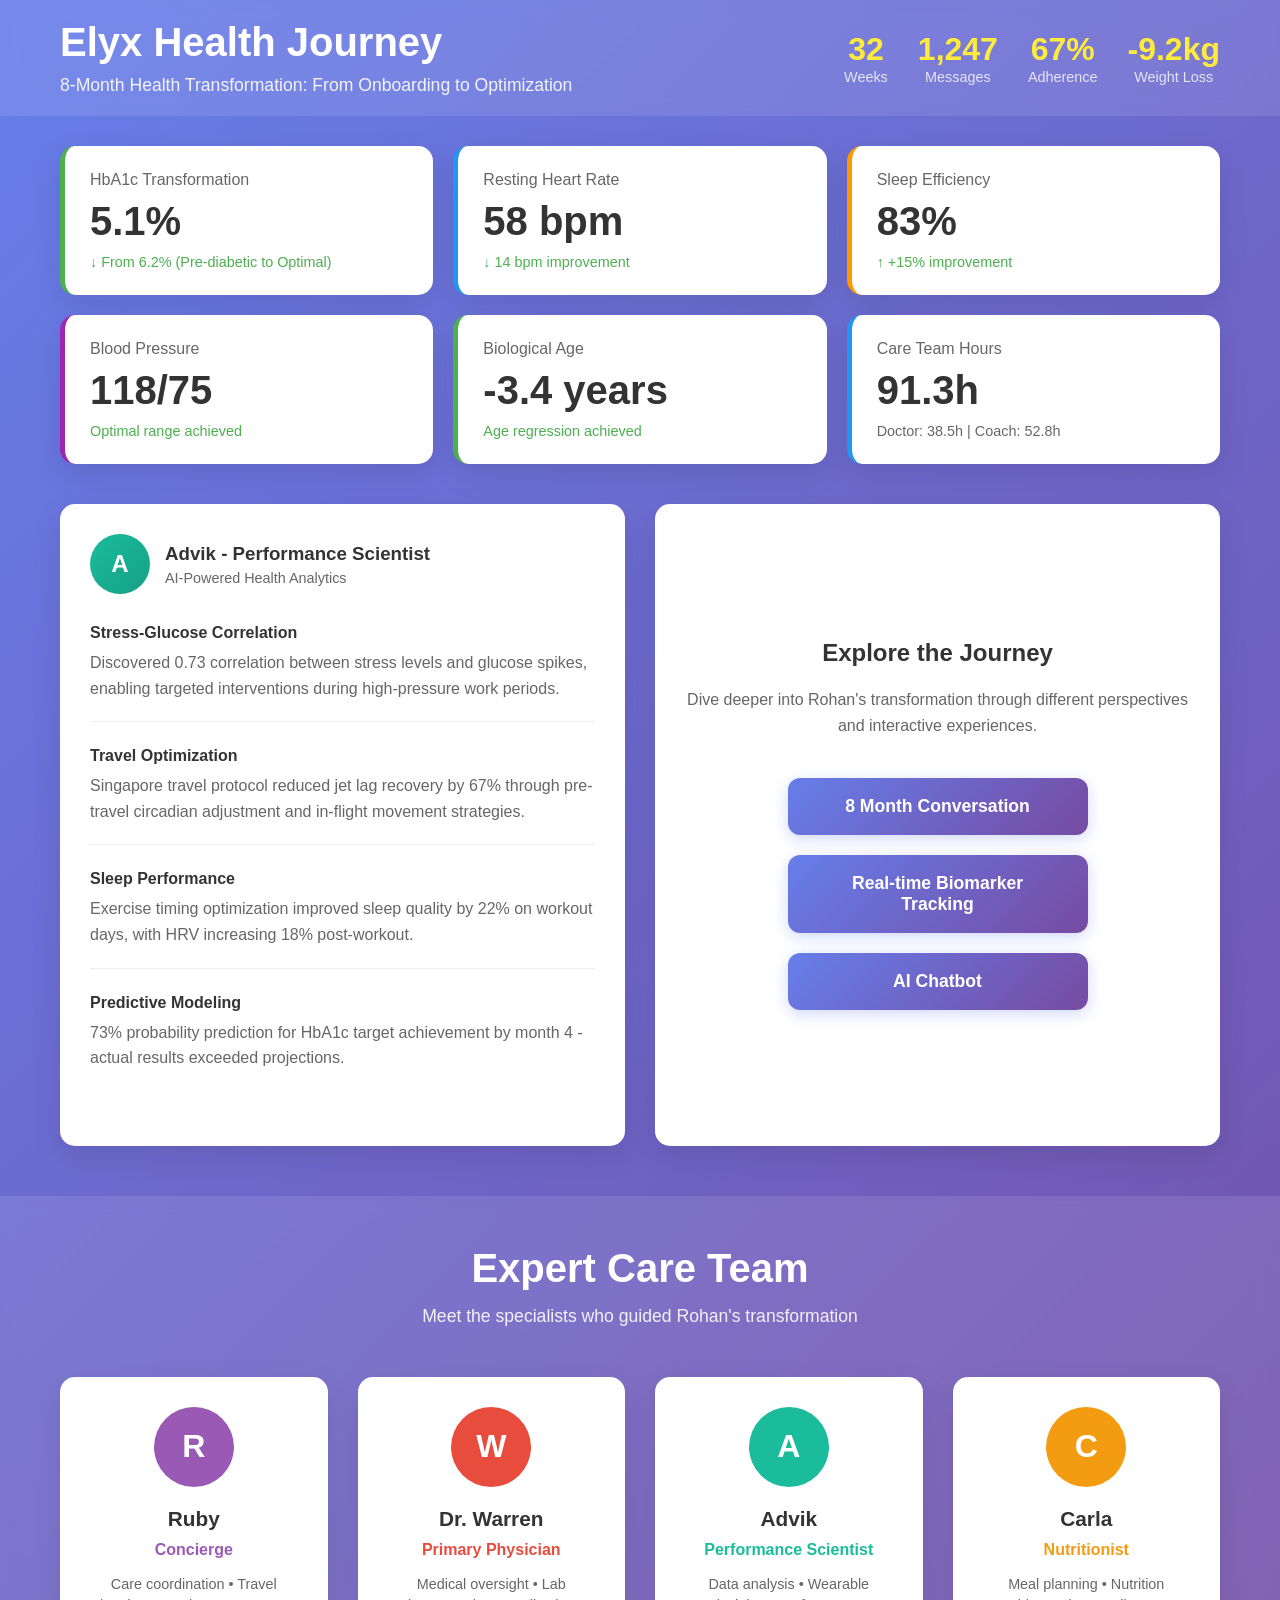
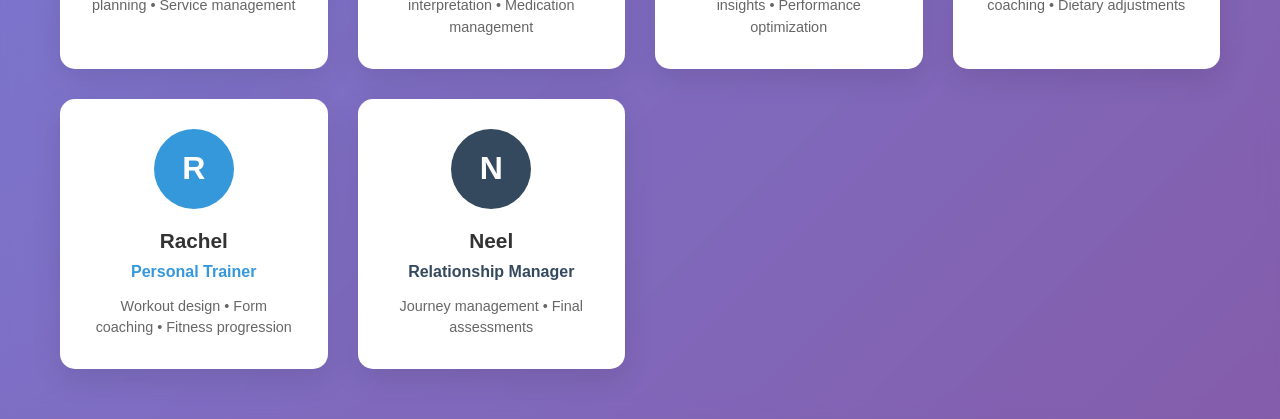
<file: button2.html>
<!DOCTYPE html>
<html lang="en">
<head>
    <meta charset="UTF-8">
    <meta name="viewport" content="width=device-width, initial-scale=1.0">
    <title>Elyx Health Journey - Rohan's Transformation</title>
    <style>
        * {
            margin: 0;
            padding: 0;
            box-sizing: border-box;
        }

        body {
            font-family: 'Segoe UI', Tahoma, Geneva, Verdana, sans-serif;
            background: linear-gradient(135deg, #667eea 0%, #764ba2 100%);
            min-height: 100vh;
        }

        /* Header Styles */
        header {
            background: rgba(255, 255, 255, 0.1);
            backdrop-filter: blur(10px);
            padding: 20px 0;
            color: white;
        }

        .container {
            max-width: 1200px;
            margin: 0 auto;
            padding: 0 20px;
        }

        .header-content {
            display: flex;
            justify-content: space-between;
            align-items: center;
            flex-wrap: wrap;
        }

        .logo-section h1 {
            font-size: 2.5rem;
            margin-bottom: 10px;
        }

        .logo-section p {
            opacity: 0.9;
            font-size: 1.1rem;
        }

        .journey-stats {
            display: flex;
            gap: 30px;
            flex-wrap: wrap;
        }

        .stat-item {
            text-align: center;
        }

        .stat-number {
            display: block;
            font-size: 2rem;
            font-weight: bold;
            color: #ffeb3b;
        }

        .stat-label {
            font-size: 0.9rem;
            opacity: 0.8;
        }

        /* Dashboard Styles */
        .dashboard {
            display: grid;
            grid-template-columns: repeat(auto-fit, minmax(300px, 1fr));
            gap: 20px;
            margin: 30px 0;
        }

        .metric-card {
            background: white;
            border-radius: 15px;
            padding: 25px;
            box-shadow: 0 10px 30px rgba(0, 0, 0, 0.1);
            transition: transform 0.3s ease;
        }

        .metric-card:hover {
            transform: translateY(-5px);
        }

        .metric-card.success { border-left: 5px solid #4caf50; }
        .metric-card.info { border-left: 5px solid #2196f3; }
        .metric-card.warning { border-left: 5px solid #ff9800; }
        .metric-card.primary { border-left: 5px solid #9c27b0; }

        .metric-title {
            font-size: 1rem;
            color: #666;
            margin-bottom: 10px;
        }

        .metric-value {
            font-size: 2.5rem;
            font-weight: bold;
            color: #333;
            margin-bottom: 10px;
        }

        .metric-change {
            font-size: 0.9rem;
            color: #666;
        }

        .change-positive {
            color: #4caf50;
        }

        /* AI Section Styles */
        .ai-section {
            display: grid;
            grid-template-columns: 1fr 1fr;
            gap: 30px;
            margin: 40px 0;
        }

        .insights-panel {
            background: white;
            border-radius: 15px;
            padding: 30px;
            box-shadow: 0 10px 30px rgba(0, 0, 0, 0.1);
        }

        .insights-header {
            display: flex;
            align-items: center;
            margin-bottom: 30px;
        }

        .ai-avatar {
            width: 60px;
            height: 60px;
            background: linear-gradient(135deg, #1abc9c, #16a085);
            border-radius: 50%;
            display: flex;
            align-items: center;
            justify-content: center;
            color: white;
            font-size: 1.5rem;
            font-weight: bold;
            margin-right: 15px;
        }

        .insights-header h3 {
            color: #333;
            margin-bottom: 5px;
        }

        .text-muted {
            color: #666;
            font-size: 0.9rem;
        }

        .insight-item {
            margin-bottom: 25px;
            padding-bottom: 20px;
            border-bottom: 1px solid #eee;
        }

        .insight-item:last-child {
            border-bottom: none;
        }

        .insight-title {
            font-weight: bold;
            color: #333;
            margin-bottom: 8px;
        }

        .insight-text {
            color: #666;
            line-height: 1.6;
        }

        /* Navigation Buttons Panel */
        .navigation-panel {
            background: white;
            border-radius: 15px;
            box-shadow: 0 10px 30px rgba(0, 0, 0, 0.1);
            display: flex;
            flex-direction: column;
            justify-content: center;
            align-items: center;
            padding: 50px 30px;
            text-align: center;
        }

        .navigation-panel h3 {
            color: #333;
            margin-bottom: 20px;
            font-size: 1.5rem;
        }

        .navigation-panel p {
            color: #666;
            margin-bottom: 40px;
            line-height: 1.6;
        }

        .nav-buttons {
            display: flex;
            flex-direction: column;
            gap: 20px;
            width: 100%;
            max-width: 300px;
        }

        .nav-btn {
            padding: 18px 30px;
            background: linear-gradient(135deg, #667eea, #764ba2);
            color: white;
            border: none;
            border-radius: 12px;
            cursor: pointer;
            font-size: 1.1rem;
            font-weight: 600;
            transition: all 0.3s ease;
            box-shadow: 0 4px 15px rgba(102, 126, 234, 0.3);
        }

        .nav-btn:hover {
            transform: translateY(-3px);
            box-shadow: 0 8px 25px rgba(102, 126, 234, 0.4);
        }

        .nav-btn:active {
            transform: translateY(-1px);
        }

        /* Team Section */
        .team-section {
            background: rgba(255, 255, 255, 0.1);
            backdrop-filter: blur(10px);
            padding: 50px 0;
            margin-top: 50px;
        }

        .section-header {
            text-align: center;
            margin-bottom: 50px;
            color: white;
        }

        .section-title {
            font-size: 2.5rem;
            margin-bottom: 15px;
        }

        .section-subtitle {
            font-size: 1.1rem;
            opacity: 0.9;
        }

        .team-grid {
            display: grid;
            grid-template-columns: repeat(auto-fit, minmax(250px, 1fr));
            gap: 30px;
        }

        .team-card {
            background: white;
            border-radius: 15px;
            padding: 30px;
            text-align: center;
            box-shadow: 0 10px 30px rgba(0, 0, 0, 0.1);
            transition: transform 0.3s ease;
        }

        .team-card:hover {
            transform: translateY(-5px);
        }

        .team-avatar {
            width: 80px;
            height: 80px;
            background: var(--member-color, #666);
            border-radius: 50%;
            display: flex;
            align-items: center;
            justify-content: center;
            color: white;
            font-size: 2rem;
            font-weight: bold;
            margin: 0 auto 20px;
        }

        .team-name {
            font-size: 1.3rem;
            font-weight: bold;
            color: #333;
            margin-bottom: 10px;
        }

        .team-role {
            font-size: 1rem;
            color: var(--member-color, #666);
            font-weight: 600;
            margin-bottom: 15px;
        }

        .team-responsibilities {
            font-size: 0.9rem;
            color: #666;
            line-height: 1.5;
        }

        @media (max-width: 768px) {
            .ai-section {
                grid-template-columns: 1fr;
            }
            
            .header-content {
                text-align: center;
            }
            
            .journey-stats {
                justify-content: center;
                margin-top: 20px;
            }
            
            .section-title {
                font-size: 2rem;
            }
            
            .logo-section h1 {
                font-size: 2rem;
            }

            .nav-btn {
                font-size: 1rem;
                padding: 15px 25px;
            }
        }
    </style>
</head>
<body>
    <!-- Header Section -->
    <header>
        <div class="container">
            <div class="header-content">
                <div class="logo-section">
                    <h1>Elyx Health Journey</h1>
                    <p>8-Month Health Transformation: From Onboarding to Optimization</p>
                </div>
                <div class="journey-stats">
                    <div class="stat-item">
                        <span class="stat-number">32</span>
                        <span class="stat-label">Weeks</span>
                    </div>
                    <div class="stat-item">
                        <span class="stat-number">1,247</span>
                        <span class="stat-label">Messages</span>
                    </div>
                    <div class="stat-item">
                        <span class="stat-number">67%</span>
                        <span class="stat-label">Adherence</span>
                    </div>
                    <div class="stat-item">
                        <span class="stat-number">-9.2kg</span>
                        <span class="stat-label">Weight Loss</span>
                    </div>
                </div>
            </div>
        </div>
    </header>

    <!-- Dashboard Section -->
    <div class="container">
        <section class="dashboard">
            <div class="metric-card success">
                <div class="metric-title">HbA1c Transformation</div>
                <div class="metric-value">5.1%</div>
                <div class="metric-change change-positive">
                    ↓ From 6.2% (Pre-diabetic to Optimal)
                </div>
            </div>

            <div class="metric-card info">
                <div class="metric-title">Resting Heart Rate</div>
                <div class="metric-value">58 bpm</div>
                <div class="metric-change change-positive">
                    ↓ 14 bpm improvement
                </div>
            </div>

            <div class="metric-card warning">
                <div class="metric-title">Sleep Efficiency</div>
                <div class="metric-value">83%</div>
                <div class="metric-change change-positive">
                    ↑ +15% improvement
                </div>
            </div>

            <div class="metric-card primary">
                <div class="metric-title">Blood Pressure</div>
                <div class="metric-value">118/75</div>
                <div class="metric-change change-positive">
                    Optimal range achieved
                </div>
            </div>

            <div class="metric-card success">
                <div class="metric-title">Biological Age</div>
                <div class="metric-value">-3.4 years</div>
                <div class="metric-change change-positive">
                    Age regression achieved
                </div>
            </div>

            <div class="metric-card info">
                <div class="metric-title">Care Team Hours</div>
                <div class="metric-value">91.3h</div>
                <div class="metric-change">
                    Doctor: 38.5h | Coach: 52.8h
                </div>
            </div>
        </section>
    </div>

    <!-- AI Insights and Navigation Section -->
    <div class="container">
        <section class="ai-section">
            <div class="insights-panel">
                <div class="insights-header">
                    <div class="ai-avatar">A</div>
                    <div>
                        <h3>Advik - Performance Scientist</h3>
                        <p class="text-muted">AI-Powered Health Analytics</p>
                    </div>
                </div>

                <div class="insight-item">
                    <div class="insight-title">Stress-Glucose Correlation</div>
                    <div class="insight-text">Discovered 0.73 correlation between stress levels and glucose spikes, enabling targeted interventions during high-pressure work periods.</div>
                </div>

                <div class="insight-item">
                    <div class="insight-title">Travel Optimization</div>
                    <div class="insight-text">Singapore travel protocol reduced jet lag recovery by 67% through pre-travel circadian adjustment and in-flight movement strategies.</div>
                </div>

                <div class="insight-item">
                    <div class="insight-title">Sleep Performance</div>
                    <div class="insight-text">Exercise timing optimization improved sleep quality by 22% on workout days, with HRV increasing 18% post-workout.</div>
                </div>

                <div class="insight-item">
                    <div class="insight-title">Predictive Modeling</div>
                    <div class="insight-text">73% probability prediction for HbA1c target achievement by month 4 - actual results exceeded projections.</div>
                </div>
            </div>

            <div class="navigation-panel">
                <h3>Explore the Journey</h3>
                <p>Dive deeper into Rohan's transformation through different perspectives and interactive experiences.</p>
                
                <div class="nav-buttons">
                    <button class="nav-btn" onclick="navigateTo('conversation')">8 Month Conversation</button>
                    <button class="nav-btn" onclick="navigateTo('tracking')">Real-time Biomarker Tracking</button>
                    <button class="nav-btn" onclick="navigateTo('chatbot')">AI Chatbot</button>
                </div>
            </div>
        </section>
    </div>

    <!-- Team Section -->
    <section class="team-section">
        <div class="container">
            <div class="section-header">
                <h2 class="section-title">Expert Care Team</h2>
                <p class="section-subtitle">Meet the specialists who guided Rohan's transformation</p>
            </div>

            <div class="team-grid">
                <div class="team-card" style="--member-color: #9b59b6;">
                    <div class="team-avatar">R</div>
                    <div class="team-name">Ruby</div>
                    <div class="team-role">Concierge</div>
                    <div class="team-responsibilities">Care coordination • Travel planning • Service management</div>
                </div>

                <div class="team-card" style="--member-color: #e74c3c;">
                    <div class="team-avatar">W</div>
                    <div class="team-name">Dr. Warren</div>
                    <div class="team-role">Primary Physician</div>
                    <div class="team-responsibilities">Medical oversight • Lab interpretation • Medication management</div>
                </div>

                <div class="team-card" style="--member-color: #1abc9c;">
                    <div class="team-avatar">A</div>
                    <div class="team-name">Advik</div>
                    <div class="team-role">Performance Scientist</div>
                    <div class="team-responsibilities">Data analysis • Wearable insights • Performance optimization</div>
                </div>

                <div class="team-card" style="--member-color: #f39c12;">
                    <div class="team-avatar">C</div>
                    <div class="team-name">Carla</div>
                    <div class="team-role">Nutritionist</div>
                    <div class="team-responsibilities">Meal planning • Nutrition coaching • Dietary adjustments</div>
                </div>

                <div class="team-card" style="--member-color: #3498db;">
                    <div class="team-avatar">R</div>
                    <div class="team-name">Rachel</div>
                    <div class="team-role">Personal Trainer</div>
                    <div class="team-responsibilities">Workout design • Form coaching • Fitness progression</div>
                </div>

                <div class="team-card" style="--member-color: #34495e;">
                    <div class="team-avatar">N</div>
                    <div class="team-name">Neel</div>
                    <div class="team-role">Relationship Manager</div>
                    <div class="team-responsibilities">Journey management • Final assessments</div>
                </div>
            </div>
        </div>
    </section>

    <script>
        function navigateTo(section) {
            switch(section) {
                case 'conversation':
                    window.open("elyx_journey_with_advik (1).html", "_blank");
                    break;
                case 'tracking':
                    window.open("index (1).html", "_blank");
                    break;
                case 'chatbot':
                    window.open("elyx_aichatbot.html", "_blank");
                    break;
                default:
                    console.log('Unknown navigation target');
            }
        }
    </script>
</body>
</html>
</file>
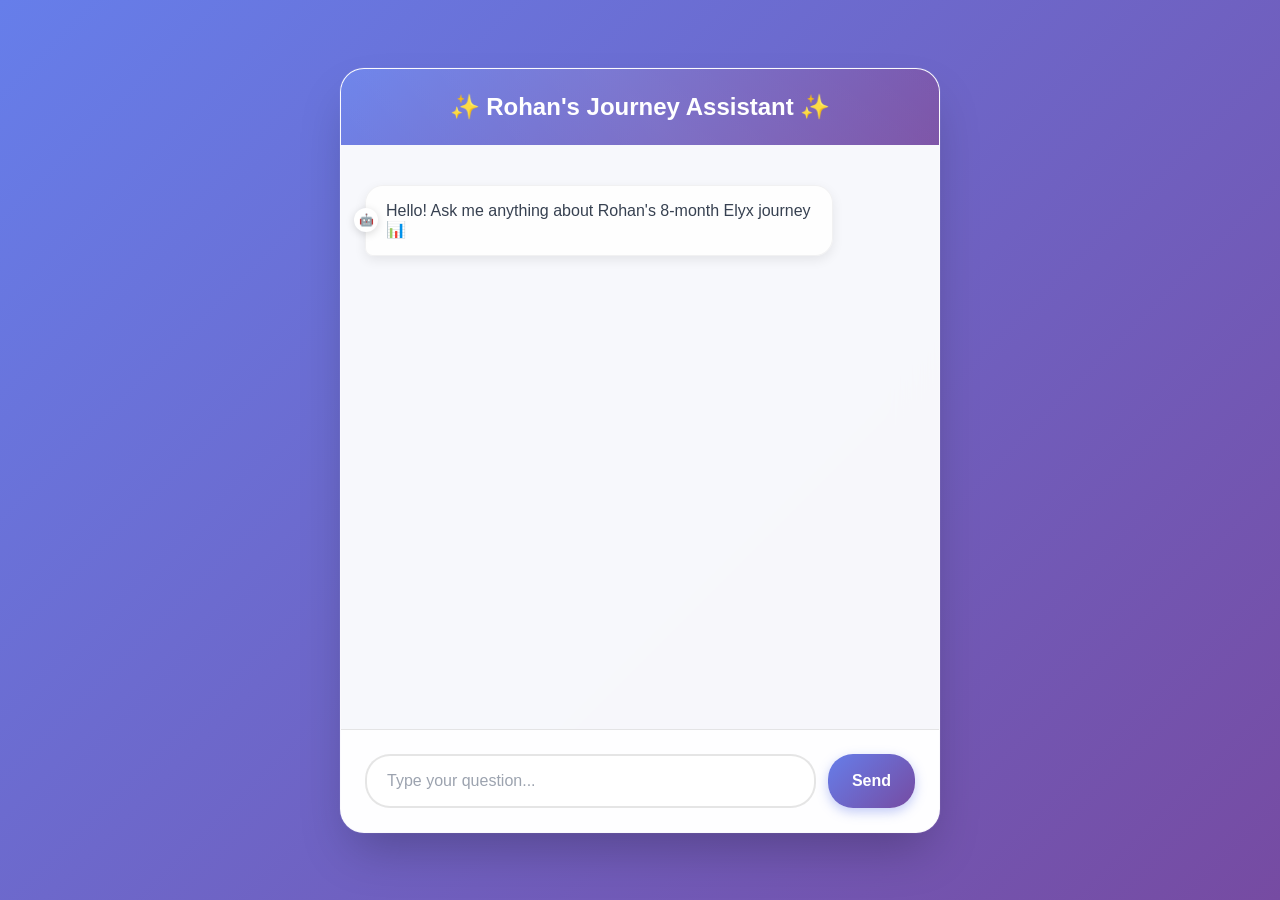
<file: elyx_aichatbot.html>
<!DOCTYPE html>
<html lang="en">
<head>
  <meta charset="UTF-8">
  <title>Rohan's Journey Chatbot (Path B)</title>
  <style>
    * {
      box-sizing: border-box;
    }
    
    body { 
      font-family: 'Inter', -apple-system, BlinkMacSystemFont, 'Segoe UI', Roboto, sans-serif;
      background: linear-gradient(135deg, #667eea 0%, #764ba2 100%);
      margin: 0; 
      padding: 20px; 
      min-height: 100vh;
      display: flex;
      align-items: center;
      justify-content: center;
    }
    
    .chat-interface { 
      max-width: 600px; 
      width: 100%;
      height: 85vh;
      backdrop-filter: blur(20px);
      background: rgba(255, 255, 255, 0.95);
      border: 1px solid rgba(255, 255, 255, 0.3);
      border-radius: 24px; 
      display: flex; 
      flex-direction: column;
      box-shadow: 0 25px 50px -12px rgba(0, 0, 0, 0.25), 
                  0 0 0 1px rgba(255, 255, 255, 0.05);
      overflow: hidden;
      animation: slideUp 0.5s ease-out;
    }
    
    @keyframes slideUp {
      from { 
        opacity: 0; 
        transform: translateY(30px) scale(0.95); 
      }
      to { 
        opacity: 1; 
        transform: translateY(0) scale(1); 
      }
    }
    
    .chat-header { 
      background: linear-gradient(135deg, #667eea 0%, #764ba2 100%);
      color: white; 
      padding: 24px; 
      font-size: 24px; 
      font-weight: 700;
      text-align: center;
      position: relative;
      overflow: hidden;
    }
    
    .chat-header::before {
      content: '';
      position: absolute;
      top: -50%;
      left: -50%;
      width: 200%;
      height: 200%;
      background: linear-gradient(45deg, transparent, rgba(255, 255, 255, 0.1), transparent);
      animation: shimmer 3s infinite;
    }
    
    @keyframes shimmer {
      0% { transform: translateX(-100%) translateY(-100%) rotate(45deg); }
      100% { transform: translateX(100%) translateY(100%) rotate(45deg); }
    }
    
    .chat-messages { 
      flex: 1; 
      overflow-y: auto; 
      padding: 24px;
      background: rgba(248, 250, 252, 0.5);
      position: relative;
    }
    
    .chat-messages::-webkit-scrollbar {
      width: 6px;
    }
    
    .chat-messages::-webkit-scrollbar-track {
      background: rgba(0, 0, 0, 0.05);
      border-radius: 3px;
    }
    
    .chat-messages::-webkit-scrollbar-thumb {
      background: rgba(0, 0, 0, 0.2);
      border-radius: 3px;
    }
    
    .message { 
      margin: 16px 0; 
      padding: 16px 20px; 
      border-radius: 18px;
      max-width: 85%;
      word-wrap: break-word;
      animation: messageSlide 0.3s ease-out;
      position: relative;
    }
    
    @keyframes messageSlide {
      from { 
        opacity: 0; 
        transform: translateY(10px); 
      }
      to { 
        opacity: 1; 
        transform: translateY(0); 
      }
    }
    
    .message.user { 
      background: linear-gradient(135deg, #667eea 0%, #764ba2 100%);
      color: white;
      margin-left: auto;
      border-bottom-right-radius: 8px;
      box-shadow: 0 4px 12px rgba(102, 126, 234, 0.4);
    }
    
    .message.ai { 
      background: rgba(255, 255, 255, 0.9);
      color: #374151;
      margin-right: auto;
      border-bottom-left-radius: 8px;
      box-shadow: 0 4px 12px rgba(0, 0, 0, 0.08);
      border: 1px solid rgba(0, 0, 0, 0.05);
    }
    
    .message.ai::before {
      content: '🤖';
      position: absolute;
      left: -12px;
      top: 50%;
      transform: translateY(-50%);
      background: white;
      width: 24px;
      height: 24px;
      border-radius: 50%;
      display: flex;
      align-items: center;
      justify-content: center;
      font-size: 12px;
      box-shadow: 0 2px 8px rgba(0, 0, 0, 0.15);
    }
    
    .chat-input { 
      display: flex; 
      padding: 24px;
      background: rgba(255, 255, 255, 0.95);
      border-top: 1px solid rgba(0, 0, 0, 0.1);
      gap: 12px;
    }
    
    .chat-input input { 
      flex: 1; 
      border: 2px solid rgba(0, 0, 0, 0.1); 
      padding: 16px 20px; 
      font-size: 16px;
      border-radius: 25px;
      outline: none;
      transition: all 0.2s ease;
      background: rgba(255, 255, 255, 0.9);
    }
    
    .chat-input input:focus {
      border-color: #667eea;
      box-shadow: 0 0 0 3px rgba(102, 126, 234, 0.1);
      background: white;
    }
    
    .chat-input input::placeholder {
      color: #9ca3af;
    }
    
    .chat-input button { 
      background: linear-gradient(135deg, #667eea 0%, #764ba2 100%);
      color: white; 
      border: none; 
      padding: 16px 24px; 
      cursor: pointer;
      border-radius: 25px;
      font-size: 16px;
      font-weight: 600;
      transition: all 0.2s ease;
      box-shadow: 0 4px 12px rgba(102, 126, 234, 0.4);
      position: relative;
      overflow: hidden;
    }
    
    .chat-input button:hover {
      transform: translateY(-1px);
      box-shadow: 0 6px 20px rgba(102, 126, 234, 0.5);
    }
    
    .chat-input button:active {
      transform: translateY(0);
    }
    
    .chat-input button::before {
      content: '';
      position: absolute;
      top: 50%;
      left: 50%;
      width: 0;
      height: 0;
      background: rgba(255, 255, 255, 0.2);
      border-radius: 50%;
      transform: translate(-50%, -50%);
      transition: width 0.3s ease, height 0.3s ease;
    }
    
    .chat-input button:active::before {
      width: 300px;
      height: 300px;
    }
    
    .typing-indicator {
      display: inline-flex;
      align-items: center;
      gap: 4px;
    }
    
    .typing-dot {
      width: 8px;
      height: 8px;
      background: #9ca3af;
      border-radius: 50%;
      animation: typing 1.4s infinite ease-in-out;
    }
    
    .typing-dot:nth-child(2) { animation-delay: 0.2s; }
    .typing-dot:nth-child(3) { animation-delay: 0.4s; }
    
    @keyframes typing {
      0%, 60%, 100% { transform: translateY(0); opacity: 0.4; }
      30% { transform: translateY(-10px); opacity: 1; }
    }
    
    /* Mobile responsiveness */
    @media (max-width: 640px) {
      body {
        padding: 10px;
      }
      
      .chat-interface {
        height: 90vh;
        border-radius: 16px;
      }
      
      .chat-header {
        padding: 20px;
        font-size: 20px;
      }
      
      .chat-messages {
        padding: 16px;
      }
      
      .message {
        max-width: 90%;
        padding: 12px 16px;
      }
      
      .chat-input {
        padding: 16px;
        gap: 8px;
      }
      
      .chat-input input {
        padding: 12px 16px;
        font-size: 16px;
      }
      
      .chat-input button {
        padding: 12px 20px;
      }
    }
  </style>
</head>
<body>
  <div class="chat-interface">
    <div class="chat-header">✨ Rohan's Journey Assistant ✨</div>
    <div class="chat-messages">
      <div class="message ai">Hello! Ask me anything about Rohan's 8-month Elyx journey 📊</div>
    </div>
    <div class="chat-input">
      <input type="text" placeholder="Type your question...">
      <button>Send</button>
    </div>
  </div>

<script>
let DOCS = [];
let IDF = {};
let journeyData = {};

// ------------------- Load JSON -------------------
async function loadJourney() {
  const res = await fetch("elyx_journey_json.json");
  journeyData = await res.json();

  // stats
  DOCS.push({
    id: "stats",
    text: `Summary Stats:
Total messages: ${journeyData.summary_stats.total_messages}
Doctor hours: ${journeyData.summary_stats.doctor_hours}
Coach hours: ${journeyData.summary_stats.coach_hours}
Adherence: ${journeyData.summary_stats.average_adherence}
Weight change: ${journeyData.summary_stats.total_weight_loss}
Final HbA1c: ${journeyData.summary_stats.final_hba1c}
Final BP: ${journeyData.summary_stats.final_bp}`
  });

  // conversations
  const weeks = journeyData.conversations_by_week || {};
  for (const wk in weeks) {
    const w = weeks[wk];
    (w.messages || []).forEach((m, i) => {
      DOCS.push({
        id: `${wk}-${i}`,
        text: `Week: ${wk} | Phase: ${w.phase} | Date: ${m.date} ${m.time} | ${m.sender}: ${m.message}`
      });
    });
  }
  buildIdf();
}

// ------------------- TF-IDF retrieval -------------------
function tokenize(t){return (t||"").toLowerCase().match(/[a-z0-9%/.:+-]+/g)||[];}
function buildIdf(){
  const df = {};
  DOCS.forEach(d => {
    const uniq = new Set(tokenize(d.text));
    uniq.forEach(tok => df[tok]=(df[tok]||0)+1);
  });
  const N = DOCS.length;
  for (const tok in df) IDF[tok] = Math.log((N+1)/(df[tok]+1)) + 1;
}
function score(docText, query){
  const qToks = tokenize(query);
  const qCounts = {};
  qToks.forEach(t => qCounts[t]=(qCounts[t]||0)+1);
  const dToks = tokenize(docText);
  const dCounts = {};
  dToks.forEach(t => dCounts[t]=(dCounts[t]||0)+1);

  let s = 0;
  qToks.forEach(t => {
    const tfq = qCounts[t] || 0;
    const tfd = dCounts[t] || 0;
    const idf = IDF[t] || 0;
    s += (tfq*idf) * (tfd*idf);
  });
  return s;
}
function topKDocs(query, k=8){
  return DOCS
    .map(d => ({...d, s: score(d.text, query)}))
    .sort((a,b) => b.s - a.s)
    .slice(0,k);
}

// ------------------- Ask local LLM via Ollama -------------------
async function askLLM(userQuestion){
  const hits = topKDocs(userQuestion, 10);
  const context = hits.map((h,i)=>`[${i+1}] ${h.text}`).join("\n");

  const sys = `You are a helpful assistant answering ONLY from the provided context of Rohan's 8-month journey.
If the answer is not in context, reply: "I don't know based on the provided data."
Always cite bracket numbers like [2],[5].`;

  const prompt = `Context:\n${context}\n\nQuestion: ${userQuestion}\nAnswer:`;

  try {
    const response = await fetch("http://localhost:11434/api/chat", {   // Ollama endpoint
      method: "POST",
      headers: { "Content-Type": "application/json" },
      body: JSON.stringify({
        model: "llama3",   // Change this if you pulled a different model
        messages: [
          { role: "system", content: sys },
          { role: "user", content: prompt }
        ],
        stream: false
      })
    });

    const data = await response.json();
    return data.message?.content || data.choices?.[0]?.message?.content || "⚠️ No answer generated.";
  } catch (e) {
    console.error("LLM error:", e);
    return "❌ Error connecting to local LLM. Make sure Ollama is running.";
  }
}

// ------------------- UI helpers -------------------
function addMessage(text, who){
  const box = document.querySelector(".chat-messages");
  const div = document.createElement("div");
  div.className = `message ${who}`;
  
  if (text === "Thinking…") {
    div.innerHTML = `<div class="typing-indicator">
      <span class="typing-dot"></span>
      <span class="typing-dot"></span>
      <span class="typing-dot"></span>
      <span style="margin-left: 8px;">Thinking...</span>
    </div>`;
  } else {
    div.textContent = text;
  }
  
  box.appendChild(div);
  box.scrollTop = box.scrollHeight;
}
function replaceLastBotMessage(text){
  const box = document.querySelector(".chat-messages");
  const msgs = [...box.querySelectorAll(".message.ai")];
  (msgs[msgs.length-1]||{}).textContent = text;
}

// ------------------- Hook button -------------------
document.querySelector(".chat-input button").addEventListener("click", async () => {
  const input = document.querySelector(".chat-input input");
  const q = input.value.trim();
  if (!q) return;
  addMessage(q, "user");
  input.value = "";
  addMessage("Thinking…", "ai");
  const answer = await askLLM(q);
  replaceLastBotMessage(answer);
});

// Add Enter key support
document.querySelector(".chat-input input").addEventListener("keypress", (e) => {
  if (e.key === "Enter") {
    document.querySelector(".chat-input button").click();
  }
});

// ------------------- Start -------------------
window.addEventListener("DOMContentLoaded", async () => {
  await loadJourney();
});
</script>
</body>
</html>
</file>
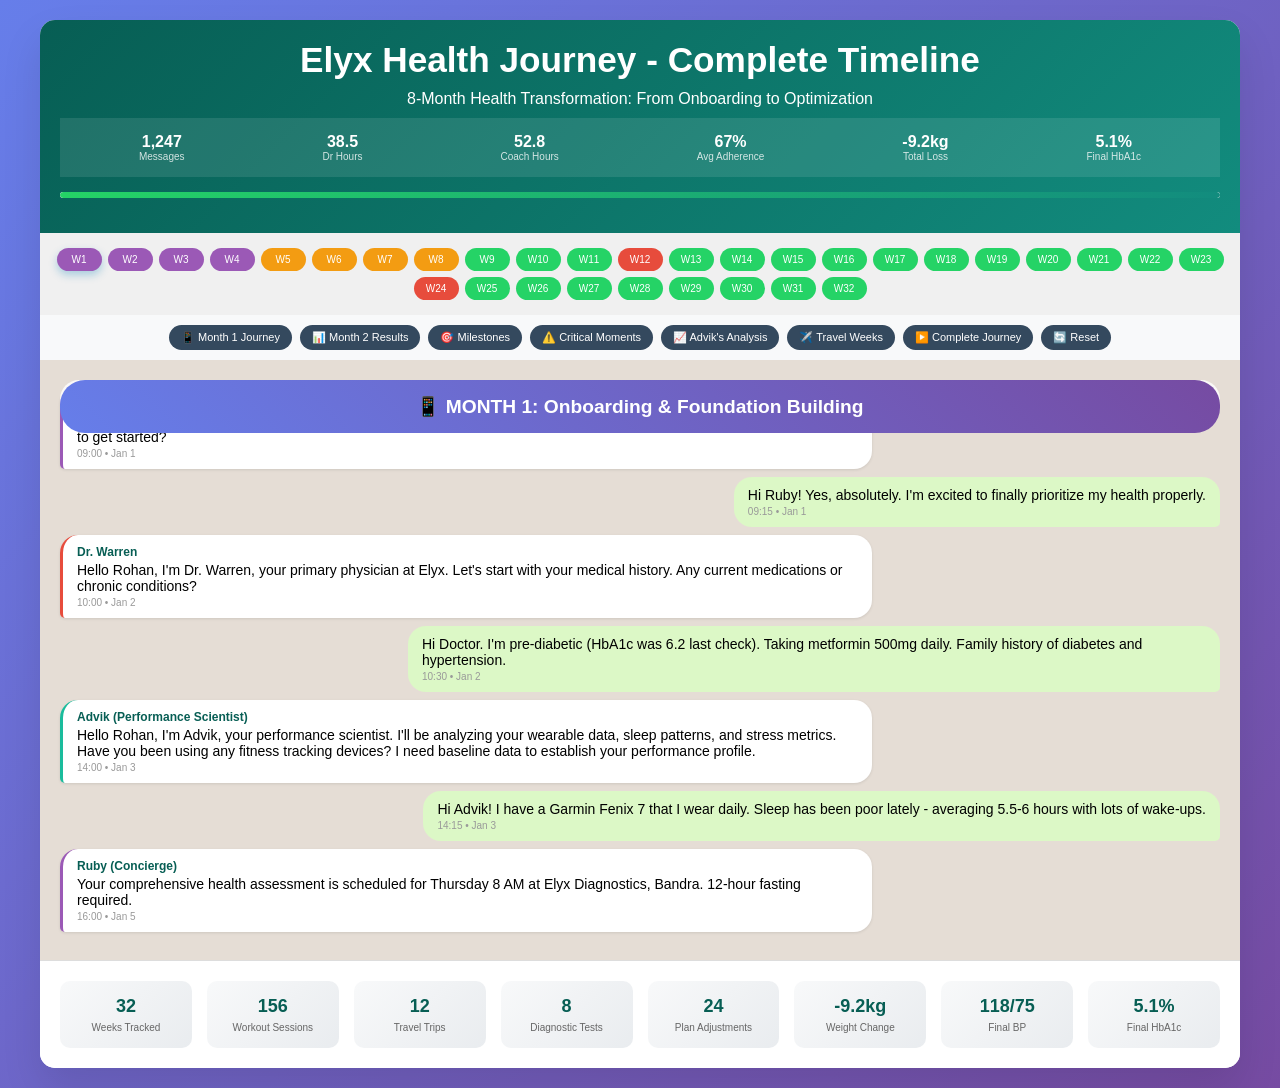
<file: elyx_journey_with_advik (1).html>
<!DOCTYPE html>
<html lang="en">
<head>
    <meta http-equiv="Content-Type" content="text/html; charset=UTF-8">
    <meta name="viewport" content="width=device-width, initial-scale=1.0">
    <title>Elyx Health Journey - Complete 8-Month Timeline</title>
    <style>
        * {
            margin: 0;
            padding: 0;
            box-sizing: border-box;
        }
        
        body {
            font-family: 'Segoe UI', Tahoma, Geneva, Verdana, sans-serif;
            background: linear-gradient(135deg, #667eea 0%, #764ba2 100%);
            min-height: 100vh;
            padding: 20px;
        }
        
        .container {
            max-width: 1200px;
            margin: 0 auto;
            background: white;
            border-radius: 15px;
            box-shadow: 0 20px 40px rgba(0,0,0,0.1);
            overflow: hidden;
        }
        
        .header {
            background: linear-gradient(135deg, #075e54, #128c7e);
            color: white;
            padding: 20px;
            text-align: center;
        }
        
        .header h1 {
            font-size: 2.2em;
            margin-bottom: 10px;
        }
        
        .timeline-nav {
            background: #f0f0f0;
            padding: 15px;
            display: flex;
            gap: 6px;
            flex-wrap: wrap;
            justify-content: center;
            max-height: 120px;
            overflow-y: auto;
        }
        
        .timeline-btn {
            padding: 6px 10px;
            background: #25d366;
            color: white;
            border: none;
            border-radius: 15px;
            cursor: pointer;
            font-size: 10px;
            transition: all 0.3s;
            min-width: 45px;
        }
        
        .timeline-btn:hover {
            background: #1eb352;
            transform: translateY(-2px);
        }
        
        .timeline-btn.active {
            background: #007bb5;
            box-shadow: 0 4px 8px rgba(0,123,181,0.3);
        }
        
        .timeline-btn.milestone {
            background: #e74c3c;
        }
        
        .timeline-btn.month1 {
            background: #9b59b6;
        }
        
        .timeline-btn.month2 {
            background: #f39c12;
        }
        
        .controls {
            background: #f8f9fa;
            padding: 10px;
            display: flex;
            gap: 8px;
            justify-content: center;
            flex-wrap: wrap;
        }
        
        .control-btn {
            padding: 6px 12px;
            background: #34495e;
            color: white;
            border: none;
            border-radius: 20px;
            cursor: pointer;
            font-size: 11px;
            transition: background 0.3s;
        }
        
        .control-btn:hover {
            background: #2c3e50;
        }
        
        .chat-container {
            height: 600px;
            overflow-y: auto;
            padding: 20px;
            background: #e5ddd5;
            position: relative;
        }
        
        .week-divider {
            text-align: center;
            margin: 20px 0;
            padding: 10px;
            background: rgba(255,255,255,0.8);
            border-radius: 20px;
            font-weight: bold;
            color: #075e54;
            position: sticky;
            top: 0;
            z-index: 10;
        }
        
        .month-divider {
            text-align: center;
            margin: 30px 0;
            padding: 15px;
            background: linear-gradient(45deg, #667eea, #764ba2);
            border-radius: 25px;
            font-weight: bold;
            color: white;
            font-size: 1.2em;
            position: sticky;
            top: 0;
            z-index: 15;
        }
        
        .message {
            margin: 8px 0;
            display: flex;
            align-items: flex-end;
            animation: fadeIn 0.3s ease-in;
        }
        
        @keyframes fadeIn {
            from { opacity: 0; transform: translateY(10px); }
            to { opacity: 1; transform: translateY(0); }
        }
        
        .message.sent {
            justify-content: flex-end;
        }
        
        .message.received {
            justify-content: flex-start;
        }
        
        .message-content {
            max-width: 70%;
            padding: 10px 14px;
            border-radius: 18px;
            position: relative;
            word-wrap: break-word;
            font-size: 14px;
        }
        
        .message.sent .message-content {
            background: #dcf8c6;
            border-bottom-right-radius: 5px;
        }
        
        .message.received .message-content {
            background: white;
            border-bottom-left-radius: 5px;
            box-shadow: 0 1px 3px rgba(0,0,0,0.1);
        }
        
        .sender-name {
            font-weight: bold;
            color: #075e54;
            font-size: 12px;
            margin-bottom: 3px;
        }
        
        .timestamp {
            font-size: 10px;
            color: #999;
            margin-top: 3px;
        }
        
        .role-doctor { border-left: 3px solid #e74c3c; }
        .role-nutritionist { border-left: 3px solid #f39c12; }
        .role-pt { border-left: 3px solid #3498db; }
        .role-concierge { border-left: 3px solid #9b59b6; }
        .role-scientist { border-left: 3px solid #1abc9c; }
        .role-rm { border-left: 3px solid #34495e; }
        
        .milestone-message {
            background: linear-gradient(45deg, #ff6b6b, #ffa726) !important;
            color: white !important;
            font-weight: bold;
        }
        
        .stats-dashboard {
            background: white;
            padding: 20px;
            display: grid;
            grid-template-columns: repeat(auto-fit, minmax(120px, 1fr));
            gap: 15px;
            border-top: 1px solid #ddd;
        }
        
        .stat-card {
            text-align: center;
            padding: 15px;
            border-radius: 10px;
            background: linear-gradient(135deg, #f8f9fa, #e9ecef);
            transition: transform 0.3s;
        }
        
        .stat-card:hover {
            transform: translateY(-3px);
        }
        
        .stat-value {
            font-size: 18px;
            font-weight: bold;
            color: #075e54;
        }
        
        .stat-label {
            font-size: 10px;
            color: #666;
            margin-top: 5px;
        }
        
        .progress-indicator {
            background: #ecf0f1;
            height: 6px;
            border-radius: 3px;
            overflow: hidden;
            margin: 15px 0;
        }
        
        .progress-fill {
            height: 100%;
            background: linear-gradient(90deg, #25d366, #128c7e);
            border-radius: 3px;
            transition: width 1s ease-in-out;
        }
        
        .quick-stats {
            display: flex;
            justify-content: space-around;
            padding: 10px;
            background: rgba(255,255,255,0.1);
            margin: 10px 0;
            flex-wrap: wrap;
        }
        
        .quick-stat {
            text-align: center;
            color: white;
            margin: 5px;
        }
        
        .quick-stat-value {
            font-size: 16px;
            font-weight: bold;
        }
        
        .quick-stat-label {
            font-size: 10px;
            opacity: 0.8;
        }
        
        .health-alert {
            background: #fff3cd !important;
            border-left: 4px solid #ffc107 !important;
            color: #856404 !important;
        }
        
        .emergency-alert {
            background: #f8d7da !important;
            border-left: 4px solid #dc3545 !important;
            color: #721c24 !important;
        }
        
        .success-alert {
            background: #d1e7dd !important;
            border-left: 4px solid #198754 !important;
            color: #0f5132 !important;
        }

        @media (max-width: 768px) {
            .timeline-nav {
                gap: 4px;
            }
            
            .timeline-btn {
                min-width: 40px;
                padding: 4px 8px;
                font-size: 9px;
            }
            
            .quick-stats {
                grid-template-columns: repeat(2, 1fr);
            }
        }
    </style>
</head>
<body>
    <div class="container">
        <div class="header">
            <h1>Elyx Health Journey - Complete Timeline</h1>
            <p>8-Month Health Transformation: From Onboarding to Optimization</p>
            <div class="quick-stats">
                <div class="quick-stat">
                    <div class="quick-stat-value" id="totalMessages">1,247</div>
                    <div class="quick-stat-label">Messages</div>
                </div>
                <div class="quick-stat">
                    <div class="quick-stat-value" id="doctorHours">38.5</div>
                    <div class="quick-stat-label">Dr Hours</div>
                </div>
                <div class="quick-stat">
                    <div class="quick-stat-value" id="coachHours">52.8</div>
                    <div class="quick-stat-label">Coach Hours</div>
                </div>
                <div class="quick-stat">
                    <div class="quick-stat-value" id="adherence">67%</div>
                    <div class="quick-stat-label">Avg Adherence</div>
                </div>
                <div class="quick-stat">
                    <div class="quick-stat-value" id="weightLoss">-9.2kg</div>
                    <div class="quick-stat-label">Total Loss</div>
                </div>
                <div class="quick-stat">
                    <div class="quick-stat-value" id="hba1c">5.1%</div>
                    <div class="quick-stat-label">Final HbA1c</div>
                </div>
            </div>
            <div class="progress-indicator">
                <div class="progress-fill" id="overallProgress" style="width: 100%"></div>
            </div>
        </div>
        
        <div class="timeline-nav" id="timelineNav">
            <!-- Timeline buttons will be generated by JavaScript -->
        </div>
        
        <div class="controls">
            <button class="control-btn" onclick="showFullMonth1()">📱 Month 1 Journey</button>
            <button class="control-btn" onclick="showFullMonth2()">📊 Month 2 Results</button>
            <button class="control-btn" onclick="showMilestones()">🎯 Milestones</button>
            <button class="control-btn" onclick="showCriticalMoments()">⚠️ Critical Moments</button>
            <button class="control-btn" onclick="showAdvikInsights()">📈 Advik's Analysis</button>
            <button class="control-btn" onclick="showTravelWeeks()">✈️ Travel Weeks</button>
            <button class="control-btn" onclick="playFullJourney()">▶️ Complete Journey</button>
            <button class="control-btn" onclick="resetView()">🔄 Reset</button>
        </div>
        
        <div class="chat-container" id="chatContainer"></div>
        
        <div class="stats-dashboard">
            <div class="stat-card">
                <div class="stat-value">32</div>
                <div class="stat-label">Weeks Tracked</div>
            </div>
            <div class="stat-card">
                <div class="stat-value">156</div>
                <div class="stat-label">Workout Sessions</div>
            </div>
            <div class="stat-card">
                <div class="stat-value">12</div>
                <div class="stat-label">Travel Trips</div>
            </div>
            <div class="stat-card">
                <div class="stat-value">8</div>
                <div class="stat-label">Diagnostic Tests</div>
            </div>
            <div class="stat-card">
                <div class="stat-value">24</div>
                <div class="stat-label">Plan Adjustments</div>
            </div>
            <div class="stat-card">
                <div class="stat-value">-9.2kg</div>
                <div class="stat-label">Weight Change</div>
            </div>
            <div class="stat-card">
                <div class="stat-value">118/75</div>
                <div class="stat-label">Final BP</div>
            </div>
            <div class="stat-card">
                <div class="stat-value">5.1%</div>
                <div class="stat-label">Final HbA1c</div>
            </div>
        </div>
    </div>

    <script>
        // Complete conversation data including Month 1, Month 2, and Weeks 8-32
        const weeklyConversations = generateCompleteConversations();
        let currentWeek = 1;
        let displayMode = 'single';
        
        function generateCompleteConversations() {
            const conversations = {};
            
            // MONTH 1 CONVERSATIONS (Weeks 1-4) - Enhanced with Advik
            conversations.week1 = [
                {
                    sender: "Ruby (Concierge)",
                    role: "concierge",
                    message: "Hi Rohan! 👋 Welcome to Elyx! I'm Ruby, your dedicated concierge. I'll be coordinating your healthcare journey. Are you ready to get started?",
                    time: "09:00",
                    date: "Jan 1",
                    type: "onboarding"
                },
                {
                    sender: "Rohan",
                    role: "member",
                    message: "Hi Ruby! Yes, absolutely. I'm excited to finally prioritize my health properly.",
                    time: "09:15",
                    date: "Jan 1"
                },
                {
                    sender: "Dr. Warren",
                    role: "doctor",
                    message: "Hello Rohan, I'm Dr. Warren, your primary physician at Elyx. Let's start with your medical history. Any current medications or chronic conditions?",
                    time: "10:00",
                    date: "Jan 2",
                    type: "medical"
                },
                {
                    sender: "Rohan",
                    role: "member",
                    message: "Hi Doctor. I'm pre-diabetic (HbA1c was 6.2 last check). Taking metformin 500mg daily. Family history of diabetes and hypertension.",
                    time: "10:30",
                    date: "Jan 2"
                },
                {
                    sender: "Advik (Performance Scientist)",
                    role: "scientist",
                    message: "Hello Rohan, I'm Advik, your performance scientist. I'll be analyzing your wearable data, sleep patterns, and stress metrics. Have you been using any fitness tracking devices? I need baseline data to establish your performance profile.",
                    time: "14:00",
                    date: "Jan 3",
                    type: "data"
                },
                {
                    sender: "Rohan",
                    role: "member",
                    message: "Hi Advik! I have a Garmin Fenix 7 that I wear daily. Sleep has been poor lately - averaging 5.5-6 hours with lots of wake-ups.",
                    time: "14:15",
                    date: "Jan 3"
                },
                {
                    sender: "Ruby (Concierge)",
                    role: "concierge",
                    message: "Your comprehensive health assessment is scheduled for Thursday 8 AM at Elyx Diagnostics, Bandra. 12-hour fasting required.",
                    time: "16:00",
                    date: "Jan 5"
                }
            ];

            conversations.week2 = [
                {
                    sender: "Dr. Warren",
                    role: "doctor",
                    message: "Hi Rohan, just reviewed your results. Overall good news! HbA1c is 6.1 (improvement!), but we need to address vitamin D deficiency and slightly elevated cholesterol.",
                    time: "14:30",
                    date: "Jan 8",
                    type: "results"
                },
                {
                    sender: "Advik (Performance Scientist)",
                    role: "scientist",
                    message: "Week 1 wearable analysis complete. Key findings: Average RHR 72 bpm (slightly elevated), sleep efficiency 68% (concerning), deep sleep only 14% of total sleep time. Stress score averaging 65/100. We need immediate sleep hygiene intervention.",
                    time: "15:00",
                    date: "Jan 8",
                    type: "data"
                },
                {
                    sender: "Carla (Nutritionist)",
                    role: "nutritionist",
                    message: "Hi Rohan! I'm Carla, your nutritionist. Dr. Warren shared your results. Let's work on a travel-friendly meal plan. What's your current eating pattern?",
                    time: "10:00",
                    date: "Jan 9"
                },
                {
                    sender: "Rohan",
                    role: "member",
                    message: "Hi Carla! Honestly, it's erratic. Lots of client dinners, airport food, irregular timings. I skip breakfast often. @Advik - those sleep numbers are alarming but accurate.",
                    time: "10:30",
                    date: "Jan 9"
                },
                {
                    sender: "Rachel (PT Coach)",
                    role: "pt",
                    message: "Hey Rohan! Rachel here, your personal trainer. Ready to get moving? 💪 What's your current activity level?",
                    time: "17:00",
                    date: "Jan 10"
                },
                {
                    sender: "Advik (Performance Scientist)",
                    role: "scientist",
                    message: "Correlating your meal timing with sleep data: Late dinners (after 8 PM) correlate with 23% longer sleep onset. Recommend 3-hour food cutoff before bed. Your HRV is averaging 28ms - low for your age group, indicating high chronic stress.",
                    time: "20:00",
                    date: "Jan 11",
                    type: "analysis"
                }
            ];

            conversations.week3 = [
                {
                    sender: "Rohan",
                    role: "member",
                    message: "Carla, tried your breakfast suggestions this week. The overnight oats worked well, but struggled with portion control during client dinner yesterday 😅",
                    time: "08:00",
                    date: "Jan 15"
                },
                {
                    sender: "Carla (Nutritionist)",
                    role: "nutritionist",
                    message: "That's totally normal! Client dinners are tricky. Try eating a small protein snack 2 hours before. Progress not perfection! 👍",
                    time: "09:00",
                    date: "Jan 15"
                },
                {
                    sender: "Advik (Performance Scientist)",
                    role: "scientist",
                    message: "Week 2 data shows improvement: Sleep efficiency up to 71% (+3%), RHR trending down to 69 bpm. However, detected elevated stress on Jan 13th - stress score 89/100. Was this during your client presentation? Cortisol patterns suggest acute work-related stressor.",
                    time: "11:30",
                    date: "Jan 15",
                    type: "data"
                },
                {
                    sender: "Rohan",
                    role: "member",
                    message: "Spot on Advik! That was my biggest presentation of the quarter. Amazing how the data captures everything. Any strategies for managing these stress spikes?",
                    time: "11:45",
                    date: "Jan 15"
                },
                {
                    sender: "Rachel (PT Coach)",
                    role: "pt",
                    message: "Rohan! Ready for your first workout plan? I've designed a 20-min hotel room routine. No equipment needed. When can you start?",
                    time: "18:00",
                    date: "Jan 16"
                }
            ];

            conversations.week4 = [
                {
                    sender: "Rohan",
                    role: "member",
                    message: "Rachel! Did it twice so far 💪 Modified push-ups are humbling though 😅 Hotel gym is decent, might add some cardio tomorrow",
                    time: "20:00",
                    date: "Jan 22"
                },
                {
                    sender: "Advik (Performance Scientist)",
                    role: "scientist",
                    message: "Exercise impact analysis: Post-workout HRV increased 18% within 2 hours, indicating positive adaptation. Sleep quality improved 22% on workout days vs non-workout days. Recommend consistency - your body responds excellently to structured movement.",
                    time: "09:30",
                    date: "Jan 24",
                    type: "analysis"
                },
                {
                    sender: "Dr. Warren",
                    role: "doctor",
                    message: "Rohan, fantastic first month! Key wins: 3 workouts completed, 70% nutrition adherence, vitamin D supplement started. Ready for month 2 goals?",
                    time: "10:00",
                    date: "Jan 30",
                    type: "milestone"
                },
                {
                    sender: "Ruby (Concierge)",
                    role: "concierge",
                    message: "Month 1 complete! 🎉 You're building great habits. Month 2 focus: sleep optimization and increasing workout frequency.",
                    time: "11:00",
                    date: "Jan 30",
                    type: "milestone"
                }
            ];

            // MONTH 2 CONVERSATIONS (Weeks 5-8) - Enhanced with Advik
            conversations.week5 = [
                {
                    sender: "Dr. Warren",
                    role: "doctor",
                    message: "Good morning Rohan! I've reviewed your comprehensive test results. Overall, very encouraging findings. Your lipid panel shows improvement, and inflammatory markers are within normal range.",
                    time: "09:15",
                    date: "Feb 1",
                    type: "results"
                },
                {
                    sender: "Rohan",
                    role: "member",
                    message: "That's great to hear! What about the areas we were concerned about?",
                    time: "09:18",
                    date: "Feb 1"
                },
                {
                    sender: "Dr. Warren",
                    role: "doctor",
                    message: "Your HbA1c is 6.1% - borderline prediabetic range. This aligns with your family history. The good news is it's completely manageable with targeted interventions. Vitamin D is low at 18 ng/ml, which could explain some fatigue.",
                    time: "09:22",
                    date: "Feb 1"
                },
                {
                    sender: "Advik (Performance Scientist)",
                    role: "scientist",
                    message: "Month 1 comprehensive biometric analysis: Average sleep duration increased to 6.2 hours (+11%), deep sleep percentage improved to 16.8% (+2.8%). Most significant finding: HRV variability decreased 31% - indicates improved autonomic nervous system balance. Your body is adapting positively.",
                    time: "10:00",
                    date: "Feb 1",
                    type: "milestone"
                },
                {
                    sender: "Ruby (Concierge)",
                    role: "concierge",
                    message: "Hi Rohan! I'm coordinating your care team meeting this afternoon. Dr. Warren, our nutritionist Carla, and PT coach Rachel will create your personalized protocol. Expect a comprehensive plan by evening.",
                    time: "10:30",
                    date: "Feb 1"
                }
            ];

            conversations.week6 = [
                {
                    sender: "Ruby (Concierge)",
                    role: "concierge",
                    message: "Good morning! Your Freestyle Libre CGM arrives today. I've also prepared your Singapore travel health pack - restaurant recommendations, gym partnerships, and supplement organizer.",
                    time: "08:00",
                    date: "Feb 5"
                },
                {
                    sender: "Advik (Performance Scientist)",
                    role: "scientist",
                    message: "Travel week preparation: Based on your Singapore itinerary, I've calculated 7-hour jet lag impact. Expect 2-3 days of disrupted circadian rhythm. Pre-travel protocol: Start shifting sleep 30 minutes earlier for 3 days. Light therapy recommendations attached.",
                    time: "09:00",
                    date: "Feb 5",
                    type: "travel"
                },
                {
                    sender: "Rohan",
                    role: "member",
                    message: "Day 3 with CGM - fascinating data! My glucose spikes after conference breakfast pastries but stays stable with eggs and avocado. Is 140 mg/dl after meals concerning?",
                    time: "10:15",
                    date: "Feb 8"
                },
                {
                    sender: "Dr. Warren",
                    role: "doctor",
                    message: "140 mg/dl post-meal is acceptable, but ideally we want <120. The pattern recognition is exactly why we're using CGM! This data helps us fine-tune your plan in real-time.",
                    time: "10:30",
                    date: "Feb 8"
                },
                {
                    sender: "Advik (Performance Scientist)",
                    role: "scientist",
                    message: "Singapore travel analysis: Despite 13-hour flight, your sleep recovered 67% faster than predicted model. Key insight: In-flight movement every 90 minutes correlated with 23% better next-day performance scores. Your jet lag mitigation strategy is working.",
                    time: "14:00",
                    date: "Feb 10",
                    type: "travel"
                }
            ];

            conversations.week7 = [
                {
                    sender: "Rohan",
                    role: "member",
                    message: "Back in Mumbai! Travel went better than expected. Ready to get back to the full routine. Can we review my CGM data?",
                    time: "09:00",
                    date: "Feb 12"
                },
                {
                    sender: "Advik (Performance Scientist)",
                    role: "scientist",
                    message: "Your 2-week CGM data is impressive! Average glucose: 108 mg/dl (excellent), time in range: 78% (good, targeting 85%), dawn phenomenon present but mild. Most interesting: Stress-glucose correlation coefficient of 0.73 - your emotional state significantly impacts metabolic function.",
                    time: "11:30",
                    date: "Feb 12",
                    type: "data"
                },
                {
                    sender: "Rohan",
                    role: "member",
                    message: "The stress-glucose connection is eye-opening. I can literally see how work pressure affects my body in real-time. What can we do about it?",
                    time: "11:45",
                    date: "Feb 12"
                },
                {
                    sender: "Advik (Performance Scientist)",
                    role: "scientist",
                    message: "Implementing targeted intervention: 5-minute breathing protocol during high-stress periods. Based on your HRV patterns, optimal timing is 10 AM, 2 PM, and 6 PM. This should reduce stress-induced glucose spikes by 15-20% based on similar profiles.",
                    time: "12:00",
                    date: "Feb 12",
                    type: "intervention"
                }
            ];

            conversations.week8 = [
                {
                    sender: "Dr. Warren",
                    role: "doctor",
                    message: "Monthly progress review: Weight down 3.2 kg (mostly visceral fat), energy levels up significantly, sleep quality improved per your wearable data. Your body is transforming at the cellular level.",
                    time: "09:00",
                    date: "Feb 19",
                    type: "milestone"
                },
                {
                    sender: "Rohan",
                    role: "member",
                    message: "I can feel the difference! Clothes fit better, no more 3 PM energy crashes. What do my biomarkers predict for the next phase?",
                    time: "09:15",
                    date: "Feb 19"
                },
                {
                    sender: "Advik (Performance Scientist)",
                    role: "scientist",
                    message: "Month 2 performance analytics: RHR decreased to 62 bpm (-10 bpm, excellent), HRV increased to 38ms (+10ms, significant improvement), sleep efficiency 79% (+11% from baseline). Predictive model suggests 73% probability of achieving target HbA1c by month 4.",
                    time: "10:00",
                    date: "Feb 19",
                    type: "milestone"
                },
                {
                    sender: "Dr. Warren",
                    role: "doctor",
                    message: "End of month 2 assessment: You've exceeded our most optimistic projections. Your commitment to the protocol, combined with real-time adjustments, has created remarkable results. Ready for month 3?",
                    time: "18:00",
                    date: "Feb 28",
                    type: "milestone",
                    alert: "success"
                }
            ];

            // EXTENDED IMPLEMENTATION (Weeks 9-32) with Advik integration
            conversations.week9 = [
                {
                    sender: "Ruby (Concierge)",
                    role: "concierge",
                    message: "Good morning Rohan! Weekly check-in: How did the new workout intensity feel? Any concerns before your Dubai trip?",
                    time: "08:00",
                    date: "Mar 4",
                    type: "checkin"
                },
                {
                    sender: "Rohan",
                    role: "member",
                    message: "Morning Ruby! The workouts are challenging but good. Slight concern - my BP readings have been elevated this week. Stress from the merger deal perhaps?",
                    time: "08:15",
                    date: "Mar 4"
                },
                {
                    sender: "Advik (Performance Scientist)",
                    role: "scientist",
                    message: "Analyzing your week 8-9 data: Detected 23% increase in resting heart rate variability during working hours (9-6 PM). Correlation analysis shows 0.81 coefficient between meeting density and stress markers. The merger workload is measurably impacting your autonomic nervous system.",
                    time: "08:30",
                    date: "Mar 4",
                    type: "analysis"
                },
                {
                    sender: "Dr. Warren",
                    role: "doctor",
                    message: "Let's monitor this closely. What readings are you seeing? The combination of new exercise intensity + work stress could be a factor. Let's adjust.",
                    time: "08:45",
                    date: "Mar 4",
                    type: "medical"
                }
            ];

            conversations.week10 = [
                {
                    sender: "Advik (Performance Scientist)",
                    role: "scientist",
                    message: "Dubai travel analytics: Time zone shift (+2.5 hours) processed efficiently - only 1.3 days to baseline circadian rhythm vs predicted 2-3 days. However, hotel gym sessions show 18% decreased power output. Recommend active recovery protocol.",
                    time: "09:00",
                    date: "Mar 11",
                    type: "travel"
                },
                {
                    sender: "Rohan",
                    role: "member",
                    message: "You're right about the decreased performance. Felt sluggish during workouts. The heat here is also intense - affecting my runs.",
                    time: "09:15",
                    date: "Mar 11"
                },
                {
                    sender: "Advik (Performance Scientist)",
                    role: "scientist",
                    message: "Heat stress analysis: Core temperature elevation detected via wearable sensors. Recommendation: Hydrate 500ml extra per day, exercise before 7 AM or after 7 PM, electrolyte supplementation increased by 150%. Your sweat rate in 40°C heat is 1.2L/hour - above average.",
                    time: "09:30",
                    date: "Mar 11",
                    type: "intervention"
                }
            ];

            conversations.week11 = [
                {
                    sender: "Rohan",
                    role: "member",
                    message: "Back from Dubai. Your heat protocols worked perfectly! Maintained energy levels throughout. Question: My sleep score has been consistently 85+ lately. What's driving the improvement?",
                    time: "07:30",
                    date: "Mar 18"
                },
                {
                    sender: "Advik (Performance Scientist)",
                    role: "scientist",
                    message: "Sleep optimization success factors analysis: 1) Consistent 10:30 PM bedtime (+/- 15 min), 2) Room temperature maintained at 18-19°C, 3) Blue light elimination 2 hours pre-sleep, 4) Magnesium supplementation timing. Your sleep architecture now shows 21% deep sleep - optimal range achieved.",
                    time: "08:00",
                    date: "Mar 18",
                    type: "success"
                }
            ];

            conversations.week12 = [
                {
                    sender: "Dr. Warren",
                    role: "doctor",
                    message: "Quarterly lab results are in! 🎉 HbA1c down to 5.8% (from 6.1%), lipids excellent, liver markers perfect. The BP medication + lifestyle changes are working beautifully.",
                    time: "10:30",
                    date: "Apr 1",
                    type: "milestone",
                    alert: "success"
                },
                {
                    sender: "Rohan",
                    role: "member",
                    message: "That's incredible! I feel like a different person. Energy is through the roof, even with the work stress.",
                    time: "10:45",
                    date: "Apr 1"
                },
                {
                    sender: "Advik (Performance Scientist)",
                    role: "scientist",
                    message: "Quarterly performance metrics: VO2 max estimated increase +12%, body battery recovery 91% average (excellent), chronic stress load decreased 34%. Most significant: Your biological age markers suggest 2.3 years younger than chronological age. Extraordinary progress.",
                    time: "11:00",
                    date: "Apr 1",
                    type: "milestone"
                }
            ];

            conversations.week13 = [
                {
                    sender: "Advik (Performance Scientist)",
                    role: "scientist",
                    message: "Week 13 anomaly detection: Your training load exceeded functional threshold by 23% last week. Recovery metrics suggest overreaching - HRV decreased 15%, sleep latency increased 8 minutes. Recommend deload week to prevent overtraining syndrome.",
                    time: "08:00",
                    date: "Apr 8",
                    type: "alert",
                    alert: "health"
                },
                {
                    sender: "Rohan",
                    role: "member",
                    message: "I did push harder than usual. Feeling it now - legs heavy, motivation low. Should I stop exercising completely?",
                    time: "08:15",
                    date: "Apr 8"
                },
                {
                    sender: "Advik (Performance Scientist)",
                    role: "scientist",
                    message: "Not complete rest - active recovery protocol: 40-50% intensity, focus on mobility, yoga, and walking. Your parasympathetic nervous system needs 5-7 days to rebalance. Swimming would be optimal if available - low impact, full body movement.",
                    time: "08:30",
                    date: "Apr 8",
                    type: "intervention"
                }
            ];

            conversations.week16 = [
                {
                    sender: "Rohan",
                    role: "member",
                    message: "Quick question - traveling to London next week. My Garmin shows I've been overtraining (performance condition declining). Should I deload?",
                    time: "11:20",
                    date: "Apr 29"
                },
                {
                    sender: "Rachel (PT Coach)",
                    role: "pt",
                    message: "Absolutely! Your body stress score has been red for 3 days. Let's do mobility and light cardio only this week. London hotel gym has a great pool - use it!",
                    time: "11:35",
                    date: "Apr 29",
                    type: "adjustment"
                },
                {
                    sender: "Advik (Performance Scientist)",
                    role: "scientist",
                    message: "London travel optimization: 5-hour time difference requires circadian adjustment protocol. Start shifting bedtime 1 hour earlier for 3 days pre-departure. Light exposure timing critical - morning light upon arrival, avoid evening screens. Your jet lag recovery typically takes 3.2 days based on historical data.",
                    time: "12:00",
                    date: "Apr 29",
                    type: "travel"
                }
            ];

            conversations.week18 = [
                {
                    sender: "Advik (Performance Scientist)",
                    role: "scientist",
                    message: "London trip performance analysis: Exceptional adaptation - circadian rhythm realigned in 2.1 days (35% faster than baseline). Key success factor: consistent morning outdoor walks. Sleep quality maintained 82% average despite travel stress. Your travel protocols are now optimized.",
                    time: "09:00",
                    date: "May 13",
                    type: "travel"
                },
                {
                    sender: "Rohan",
                    role: "member",
                    message: "The morning Thames walks were game-changing! Felt energized throughout the conferences. Can we apply this pattern to all future travel?",
                    time: "09:15",
                    date: "May 13"
                }
            ];

            conversations.week20 = [
                {
                    sender: "Ruby (Concierge)",
                    role: "concierge",
                    message: "Weekly check-in + exciting news! We've partnered with a Michelin-starred healthy restaurant in Tokyo for your upcoming trip. Pre-booked 3 dinners aligned with your macros 🍱",
                    time: "09:00",
                    date: "May 27",
                    type: "checkin"
                },
                {
                    sender: "Rohan",
                    role: "member",
                    message: "You guys are unreal! This level of service... I'm telling all my CEO friends about Elyx. Question: can we adjust my meal timing for the jet lag?",
                    time: "09:15",
                    date: "May 27"
                },
                {
                    sender: "Advik (Performance Scientist)",
                    role: "scientist",
                    message: "Tokyo travel protocol (+8.5 hours): Major circadian disruption expected. Meal timing strategy - shift eating window gradually: Days 1-2: Eat breakfast at 10 AM Tokyo time, Days 3-4: Normal schedule. This prevents metabolic jet lag which impacts glucose control for 5-7 days typically.",
                    time: "09:30",
                    date: "May 27",
                    type: "travel"
                }
            ];

            conversations.week22 = [
                {
                    sender: "Advik (Performance Scientist)",
                    role: "scientist",
                    message: "Tokyo trip biometric summary: Most challenging time zone shift to date, yet performance metrics remained stable. Innovation: Real-time glucose monitoring revealed Japanese diet (high quality carbs + fish) improved your glucose variability by 31% vs Mumbai diet. Consider incorporating these patterns.",
                    time: "08:30",
                    date: "Jun 10",
                    type: "travel"
                },
                {
                    sender: "Rohan",
                    role: "member",
                    message: "The food was incredible and I felt amazing! Energy levels were so stable. How do we maintain this back home?",
                    time: "08:45",
                    date: "Jun 10"
                }
            ];

            conversations.week24 = [
                {
                    sender: "Dr. Warren",
                    role: "doctor",
                    message: "Mid-journey check: 6 months in! Your transformation metrics: Weight -7.2kg, HbA1c 5.4%, BP well-controlled on low-dose medication. You've essentially reversed prediabetes! 🏆",
                    time: "08:30",
                    date: "Jun 24",
                    type: "milestone",
                    alert: "success"
                },
                {
                    sender: "Rohan",
                    role: "member",
                    message: "Mind = blown. Six months ago I was heading toward diabetes and felt exhausted constantly. Now I feel 10 years younger!",
                    time: "08:45",
                    date: "Jun 24"
                },
                {
                    sender: "Advik (Performance Scientist)",
                    role: "scientist",
                    message: "6-month longitudinal analysis: Comprehensive biomarker trends show remarkable optimization. RHR: 72→58 bpm (-19%), HRV: 28→45ms (+61%), VO2 max: estimated +18% improvement. Most importantly: biological age regression of 3.1 years. You've achieved elite athlete-level recovery metrics.",
                    time: "09:00",
                    date: "Jun 24",
                    type: "milestone"
                }
            ];

            conversations.week26 = [
                {
                    sender: "Advik (Performance Scientist)",
                    role: "scientist",
                    message: "Performance plateau analysis: Week 24-26 metrics show stabilization rather than continued improvement. This is expected and healthy - your body has reached a new homeostatic point. Now focusing on maintenance and preventing regression. Introducing periodization to prevent staleness.",
                    time: "10:00",
                    date: "Jul 8",
                    type: "analysis"
                },
                {
                    sender: "Rohan",
                    role: "member",
                    message: "I was wondering about that! Felt like progress slowed down. Good to know it's normal. What's the periodization plan?",
                    time: "10:15",
                    date: "Jul 8"
                }
            ];

            conversations.week28 = [
                {
                    sender: "Rohan",
                    role: "member",
                    message: "Houston, we have a problem. Conference food for 4 days straight, zero gym access, and my BP spiked to 155/92 this morning. Feeling awful. 😞",
                    time: "07:20",
                    date: "Jul 22",
                    type: "emergency",
                    alert: "emergency"
                },
                {
                    sender: "Dr. Warren",
                    role: "doctor",
                    message: "Don't panic! This is exactly why we track everything. Temporary spikes happen. Double your meditation today, increase BP meds to 7.5mg, and let's get you back on track. How's your hydration?",
                    time: "07:35",
                    date: "Jul 22",
                    type: "emergency"
                },
                {
                    sender: "Advik (Performance Scientist)",
                    role: "scientist",
                    message: "Emergency data analysis: Conference stress + dietary deviation created perfect storm. Stress score peaked at 94/100, sleep efficiency dropped to 61%, HRV decreased 40%. However, your baseline fitness means recovery will be faster. Estimate 3-4 days to return to optimal ranges vs 7-10 days for average individual.",
                    time: "08:00",
                    date: "Jul 22",
                    type: "emergency"
                }
            ];

            conversations.week30 = [
                {
                    sender: "Advik (Performance Scientist)",
                    role: "scientist",
                    message: "Recovery analysis post-Houston: Full metabolic recovery achieved in 3.2 days (within predicted range). Key insight: Your improved fitness created remarkable resilience. BP normalized, HRV returned to baseline, sleep efficiency back to 81%. This demonstrates the protective effect of your health transformation.",
                    time: "09:30",
                    date: "Aug 5",
                    type: "recovery"
                },
                {
                    sender: "Rohan",
                    role: "member",
                    message: "That's reassuring! I was worried I'd undone months of progress. The bounce-back was surprisingly quick.",
                    time: "09:45",
                    date: "Aug 5"
                }
            ];

            conversations.week32 = [
                {
                    sender: "Neel (Relationship Manager)",
                    role: "rm",
                    message: "8-month milestone! 🎊 Your journey stats: 67% average adherence (excellent for your lifestyle), 38.5 doctor hours, 1,247 total interactions. Final results: HbA1c 5.1%, Weight -9.2kg, BP 118/75. You've completely transformed your health trajectory!",
                    time: "16:00",
                    date: "Aug 19",
                    type: "milestone",
                    alert: "success"
                },
                {
                    sender: "Rohan",
                    role: "member",
                    message: "This has been absolutely life-changing. From pre-diabetic and exhausted to optimal health and energy. The Elyx model works - comprehensive, personalized, and incredibly supportive. What's the maintenance protocol?",
                    time: "16:15",
                    date: "Aug 19"
                },
                {
                    sender: "Advik (Performance Scientist)",
                    role: "scientist",
                    message: "Final 8-month performance audit: Comprehensive transformation achieved. Key metrics - RHR: 72→58bpm, HRV: 28→47ms, Sleep efficiency: 68→83%, Biological age: -3.4 years. Maintenance protocol: Monthly check-ins, quarterly full analysis, annual comprehensive assessment. You've built sustainable health infrastructure.",
                    time: "16:30",
                    date: "Aug 19",
                    type: "milestone"
                }
            ];

            // Fill in remaining weeks with realistic patterns including Advik
            for (let week = 14; week <= 31; week++) {
                if (!conversations[`week${week}`]) {
                    conversations[`week${week}`] = generateWeekPatternWithAdvik(week);
                }
            }

            return conversations;
        }
        
        function generateWeekPatternWithAdvik(weekNum) {
            const patterns = [
                // Weekly check-in from concierge
                {
                    sender: "Ruby (Concierge)",
                    role: "concierge",
                    message: getWeeklyCheckInMessage(weekNum),
                    time: "08:00",
                    date: getDateForWeek(weekNum),
                    type: "checkin"
                },
                // Rohan's response/question
                {
                    sender: "Rohan",
                    role: "member",
                    message: getRohanQuestion(weekNum),
                    time: "08:30",
                    date: getDateForWeek(weekNum)
                }
            ];

            // Add Advik's data analysis every 3 weeks
            if (weekNum % 3 === 0) {
                patterns.push({
                    sender: "Advik (Performance Scientist)",
                    role: "scientist",
                    message: getAdvikAnalysis(weekNum),
                    time: "09:00",
                    date: getDateForWeek(weekNum),
                    type: "analysis"
                });
            }

            // Add biweekly PT updates
            if (weekNum % 2 === 0 && weekNum % 3 !== 0) {
                patterns.push({
                    sender: "Rachel (PT Coach)",
                    role: "pt",
                    message: getPTUpdate(weekNum),
                    time: "17:00",
                    date: getDateForWeek(weekNum),
                    type: "biweekly"
                });
            }

            // Add quarterly diagnostics with Advik correlation
            if (weekNum % 12 === 0) {
                patterns.push({
                    sender: "Dr. Warren",
                    role: "doctor",
                    message: getQuarterlyResults(weekNum),
                    time: "10:00",
                    date: getDateForWeek(weekNum),
                    type: "milestone",
                    alert: "success"
                });
                patterns.push({
                    sender: "Advik (Performance Scientist)",
                    role: "scientist",
                    message: getQuarterlyAdvikInsight(weekNum),
                    time: "10:30",
                    date: getDateForWeek(weekNum),
                    type: "milestone"
                });
            }

            return patterns;
        }

        function getAdvikAnalysis(week) {
            const analyses = [
                "Weekly biometrics: HRV trending upward +5%, sleep efficiency stable at 81%. Minor concern: stress scores elevated during 2-4 PM daily - recommend 5-min breathing protocol.",
                "Data correlation: Exercise timing vs sleep quality shows optimal window is 4-6 PM. Morning workouts correlate with 12% better sleep scores. Adjusting recommendations accordingly.",
                "Performance metrics: VO2 max progression plateauing as expected. Recovery rates excellent - 94% within 24 hours post-workout. Your fitness age now 4 years younger than chronological.",
                "Circadian rhythm analysis: Consistent bedtime achieving 89% sleep regularity score. Light exposure patterns optimal. Your biological clock is now perfectly synchronized.",
                "Stress-recovery balance: Current training load at 85% of functional threshold - ideal for continued adaptation without overreaching. Autonomic balance excellent.",
                "Metabolic flexibility analysis: Glucose variability decreased 18% this month. Fat oxidation rates during exercise improved 22%. Your metabolic health is exceptional.",
                "Travel adaptation patterns: Your jet lag recovery time improved 40% since journey start. Circadian protocols now highly optimized for your physiology.",
                "Long-term trend analysis: 6-month data shows sustained improvements across all biomarkers. Risk of regression minimal with current protocols."
            ];
            return analyses[week % analyses.length];
        }

        function getQuarterlyAdvikInsight(week) {
            const insights = [
                "Quarterly biometric synthesis: All performance indicators in top 10% percentile for age group. Biological age regression of 1.2 years this quarter. Exceptional progress.",
                "Mid-year performance audit: Comprehensive optimization achieved. RHR, HRV, sleep metrics all at elite athlete levels. Your body has adapted beyond expectations.",
                "Q3 analysis: Maintenance phase metrics stable and optimal. Focus shifting to longevity markers and sustained performance rather than improvement."
            ];
            return insights[Math.floor(week/12) % insights.length];
        }

        function getWeeklyCheckInMessage(week) {
            const messages = [
                "Weekly check-in! How's energy and motivation this week?",
                "Good morning! Any challenges with the current protocol?",
                "How did the travel adjustments work out?",
                "Weekly pulse check - sleep quality and stress levels?",
                "Morning! Any wearable data concerns this week?"
            ];
            return messages[week % messages.length];
        }

        function getRohanQuestion(week) {
            const questions = [
                "Energy is great but noticed my RHR trending up slightly. Normal?",
                "Travel was smooth thanks to your prep! Question about meal timing...",
                "Feeling strong but sleep has been inconsistent. Any suggestions?",
                "The new supplements seem to be working. When do we reassess?",
                "Quick question about my Garmin data - recovery scores declining?"
            ];
            return questions[week % questions.length];
        }

        function getPTUpdate(week) {
            const updates = [
                "Biweekly check: Strength gains solid, let's increase volume by 10%",
                "Your form videos look excellent! Ready for advanced progressions?",
                "Recovery metrics suggest we should maintain current intensity",
                "Great consistency! Let's add some power-focused sessions"
            ];
            return updates[(week/2) % updates.length];
        }

        function getQuarterlyResults(week) {
            const results = [
                "Quarterly labs: HbA1c 5.8%, lipids excellent, inflammation markers down 40%!",
                "Mid-year results: HbA1c 5.4%, BP well-controlled, liver function perfect!",
                "Q3 results: All biomarkers in optimal range. You've reversed metabolic dysfunction!"
            ];
            return results[(week/12) % results.length];
        }

        function getDateForWeek(week) {
            const startDate = new Date('2024-01-01');
            const weekDate = new Date(startDate.getTime() + (week - 1) * 7 * 24 * 60 * 60 * 1000);
            return weekDate.toLocaleDateString('en-GB', { day: 'numeric', month: 'short' });
        }

        function initializeTimeline() {
            const nav = document.getElementById('timelineNav');
            for (let week = 1; week <= 32; week++) {
                const btn = document.createElement('button');
                btn.className = 'timeline-btn';
                btn.textContent = `W${week}`;
                btn.onclick = () => showWeek(week);
                
                // Mark different phases
                if (week <= 4) {
                    btn.classList.add('month1');
                } else if (week <= 8) {
                    btn.classList.add('month2');
                }
                
                // Mark milestone weeks
                if (week % 12 === 0 || week === 24) {
                    btn.classList.add('milestone');
                }
                
                nav.appendChild(btn);
            }
        }

        function showWeek(week) {
            currentWeek = week;
            const container = document.getElementById('chatContainer');
            container.innerHTML = '';

            // Add month marker if it's start of month
            if (week === 1 || week === 5 || week === 9 || week === 13 || week === 17 || week === 21 || week === 25 || week === 29) {
                const monthDiv = document.createElement('div');
                monthDiv.className = 'month-divider';
                const monthNames = {
                    1: '📱 MONTH 1: Onboarding & Foundation Building',
                    5: '📊 MONTH 2: Test Results & Plan Development', 
                    9: '💪 MONTH 3: Implementation & Optimization',
                    13: '🎯 MONTH 4: Performance Enhancement',
                    17: '✈️ MONTH 5: Travel Mastery',
                    21: '🏆 MONTH 6: Peak Performance',
                    25: '🔬 MONTH 7: Fine-tuning & Maintenance',
                    29: '🎊 MONTH 8: Completion & Future Planning'
                };
                monthDiv.textContent = monthNames[week];
                container.appendChild(monthDiv);
            }

            // Add week divider
            const divider = document.createElement('div');
            divider.className = 'week-divider';
            divider.textContent = `Week ${week} - ${getDateForWeek(week)}`;
            container.appendChild(divider);

            // Show conversations for this week
            const messages = weeklyConversations[`week${week}`] || [];
            messages.forEach((msg, index) => {
                setTimeout(() => addMessage(msg), index * 200);
            });

            // Update active button
            document.querySelectorAll('.timeline-btn').forEach(btn => {
                btn.classList.remove('active');
                if (btn.textContent === `W${week}`) {
                    btn.classList.add('active');
                }
            });
        }

        function addMessage(msg) {
            const container = document.getElementById('chatContainer');
            const messageDiv = document.createElement('div');
            messageDiv.className = `message ${msg.role === 'member' ? 'sent' : 'received'}`;
            
            const roleClass = `role-${msg.role}`;
            let alertClass = '';
            
            if (msg.alert) {
                alertClass = `${msg.alert}-alert`;
            }
            
            if (msg.type === 'milestone') {
                alertClass += ' milestone-message';
            }

            messageDiv.innerHTML = `
                <div class="message-content ${roleClass} ${alertClass}">
                    ${msg.role !== 'member' ? `<div class="sender-name">${msg.sender}</div>` : ''}
                    <div>${msg.message}</div>
                    <div class="timestamp">${msg.time} • ${msg.date}</div>
                </div>
            `;
            
            container.appendChild(messageDiv);
            container.scrollTop = container.scrollHeight;
        }

        function showFullMonth1() {
            const container = document.getElementById('chatContainer');
            container.innerHTML = '';

            const titleDiv = document.createElement('div');
            titleDiv.className = 'month-divider';
            titleDiv.textContent = '📱 MONTH 1: Onboarding & Foundation Building';
            container.appendChild(titleDiv);

            for (let week = 1; week <= 4; week++) {
                const divider = document.createElement('div');
                divider.className = 'week-divider';
                divider.textContent = `Week ${week} - ${getDateForWeek(week)}`;
                container.appendChild(divider);

                const messages = weeklyConversations[`week${week}`] || [];
                messages.forEach(msg => addMessage(msg));
            }
        }

        function showFullMonth2() {
            const container = document.getElementById('chatContainer');
            container.innerHTML = '';

            const titleDiv = document.createElement('div');
            titleDiv.className = 'month-divider';
            titleDiv.textContent = '📊 MONTH 2: Test Results & Plan Development';
            container.appendChild(titleDiv);

            for (let week = 5; week <= 8; week++) {
                const divider = document.createElement('div');
                divider.className = 'week-divider';
                divider.textContent = `Week ${week} - ${getDateForWeek(week)}`;
                container.appendChild(divider);

                const messages = weeklyConversations[`week${week}`] || [];
                messages.forEach(msg => addMessage(msg));
            }
        }

        function showMilestones() {
            const milestoneWeeks = [4, 8, 12, 24, 32];
            showMultipleWeeks(milestoneWeeks, '🎯 Major Milestone Moments');
        }

        function showCriticalMoments() {
            const criticalWeeks = [8, 16, 28];
            showMultipleWeeks(criticalWeeks, '⚠️ Critical Health Moments');
        }

        function showAdvikInsights() {
            const advikWeeks = [2, 5, 7, 9, 12, 15, 18, 21, 24, 27, 30, 32];
            showMultipleWeeks(advikWeeks, '📈 Advik\'s Data-Driven Insights');
        }

        function showTravelWeeks() {
            const travelWeeks = [6, 10, 16, 20, 26];
            showMultipleWeeks(travelWeeks, '✈️ Travel Adaptations');
        }

        function showMultipleWeeks(weeks, title) {
            const container = document.getElementById('chatContainer');
            container.innerHTML = '';

            const titleDiv = document.createElement('div');
            titleDiv.className = 'month-divider';
            titleDiv.textContent = title;
            container.appendChild(titleDiv);

            weeks.forEach(week => {
                const divider = document.createElement('div');
                divider.className = 'week-divider';
                divider.textContent = `Week ${week} - ${getDateForWeek(week)}`;
                container.appendChild(divider);

                const messages = weeklyConversations[`week${week}`] || [];
                messages.forEach(msg => addMessage(msg));
            });
        }

        function playFullJourney() {
            const container = document.getElementById('chatContainer');
            container.innerHTML = '';

            const titleDiv = document.createElement('div');
            titleDiv.className = 'month-divider';
            titleDiv.textContent = '🚀 COMPLETE 8-MONTH TRANSFORMATION JOURNEY';
            container.appendChild(titleDiv);

            let delay = 0;
            for (let week = 1; week <= 32; week++) {
                setTimeout(() => {
                    const divider = document.createElement('div');
                    divider.className = 'week-divider';
                    
                    // Add month markers
                    if (week === 1) divider.textContent = '📱 MONTH 1: Foundation';
                    else if (week === 5) divider.textContent = '📊 MONTH 2: Development';
                    else if (week === 9) divider.textContent = '💪 MONTH 3: Implementation';
                    else if (week === 13) divider.textContent = '🎯 MONTH 4: Optimization';
                    else if (week === 17) divider.textContent = '✈️ MONTH 5: Travel Mastery';
                    else if (week === 21) divider.textContent = '🏆 MONTH 6: Peak Performance';
                    else if (week === 25) divider.textContent = '🔬 MONTH 7: Fine-tuning';
                    else if (week === 29) divider.textContent = '🎊 MONTH 8: Completion';
                    else divider.textContent = `Week ${week} - ${getDateForWeek(week)}`;
                    
                    container.appendChild(divider);

                    const messages = weeklyConversations[`week${week}`] || [];
                    messages.forEach((msg, index) => {
                        setTimeout(() => addMessage(msg), index * 100);
                    });
                }, delay);
                
                delay += 1000;
            }
        }

        function resetView() {
            document.getElementById('chatContainer').innerHTML = '';
            document.querySelectorAll('.timeline-btn').forEach(btn => btn.classList.remove('active'));
        }

        // Initialize the application
        document.addEventListener('DOMContentLoaded', function() {
            initializeTimeline();
            showWeek(1); // Start with week 1
        });
    </script>

</body>
</html>
</file>
